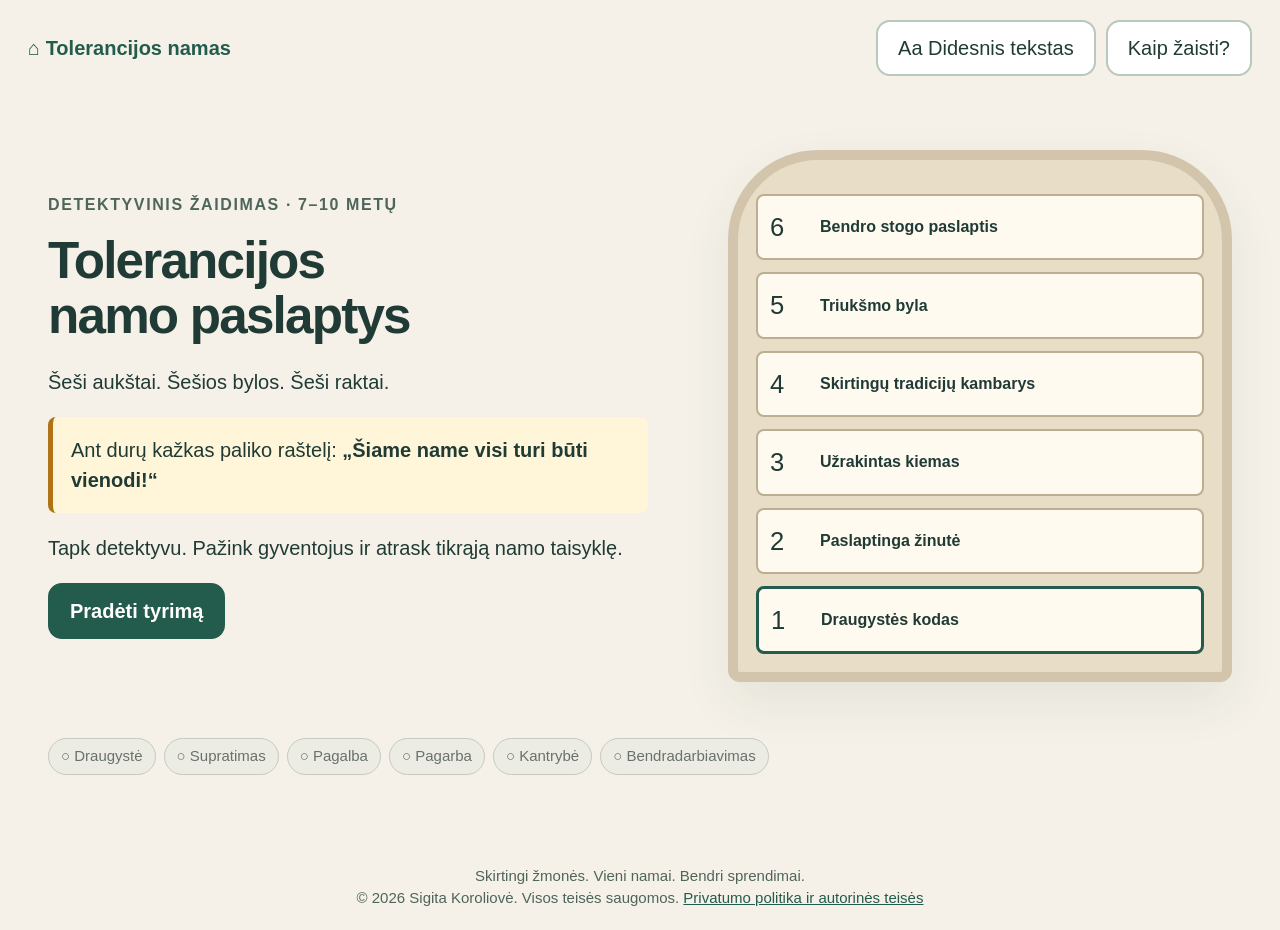
<file: index.html>
<!doctype html>
<html lang="lt"><head><meta charset="UTF-8"><meta name="viewport" content="width=device-width, initial-scale=1"><title>Tolerancijos namo paslaptys</title><link rel="stylesheet" href="style.css"><script src="data.js" defer></script><script src="game.js" defer></script></head>
<body><header><a href="index.html" class="brand">⌂ Tolerancijos namas</a><div><button id="textSize" aria-pressed="false">Aa Didesnis tekstas</button><button id="help">Kaip žaisti?</button></div></header><main id="app"></main><dialog id="helpDialog"><h2>Detektyvo atmintinė</h2><p>Stebėk vaizdą. Perskaityk klausimą. Pasirink atsakymą arba sudėliok korteles.</p><p>Neskubėk. Gali bandyti dar kartą ir prašyti užuominos. Po atsakymo spausk „Kitas“.</p><p>Klaviatūra: Tab – pereiti, Enter arba tarpas – pasirinkti. Kortelių tempti nereikia.</p><p>Pažanga išsaugoma šiame įrenginyje, jei naršyklė leidžia.</p><form method="dialog"><button>Supratau</button></form></dialog><footer>Skirtingi žmonės. Vieni namai. Bendri sprendimai.<br>© 2026 Sigita Koroliovė. Visos teisės saugomos. <a href="privatumas.html" target="_blank" rel="noopener" aria-label="Privatumo politika ir autorinės teisės (atsidaro naujame skirtuke)">Privatumo politika ir autorinės teisės</a></footer><!-- Cloudflare Web Analytics: puslapių lankomumas -->
<script defer src="https://static.cloudflareinsights.com/beacon.min.js" data-cf-beacon='{"token":"619be7faf8fd400a9d80ac241290e58f","spa":false}'></script>
</body></html>
</file>
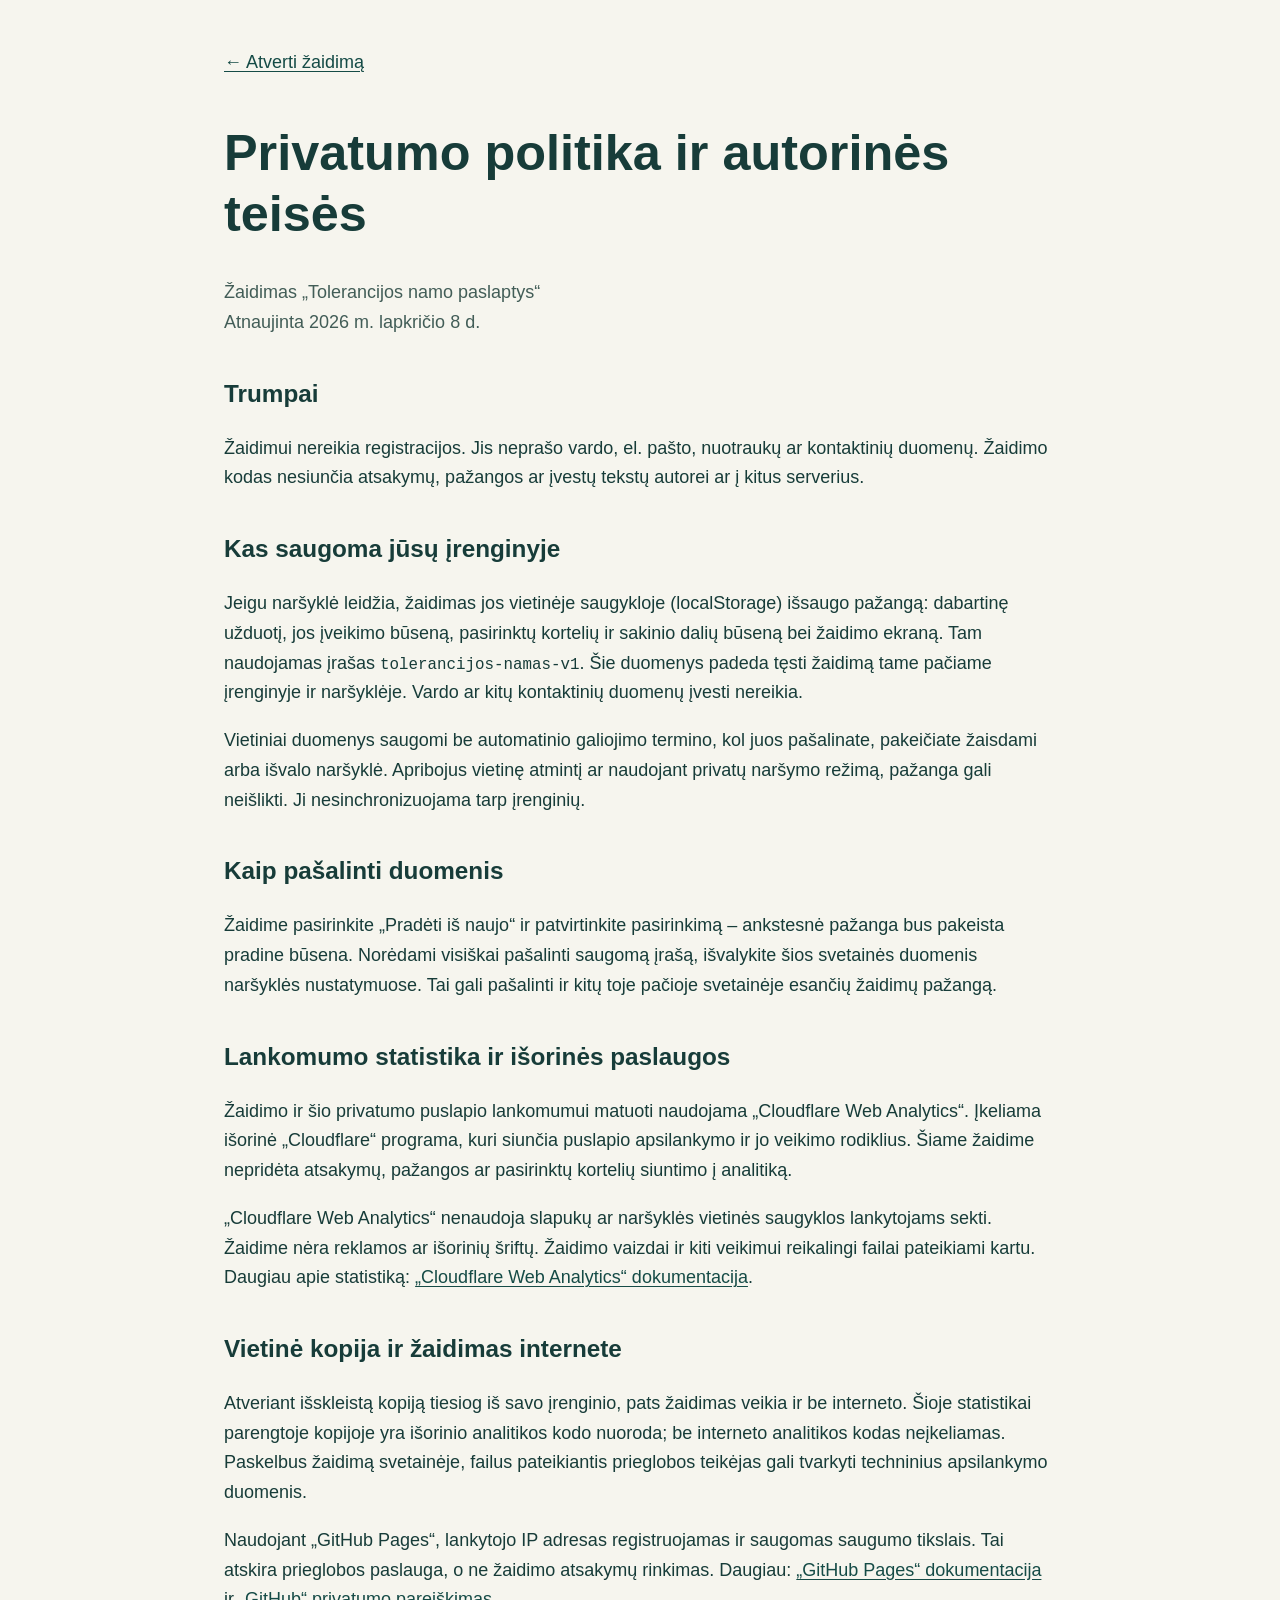
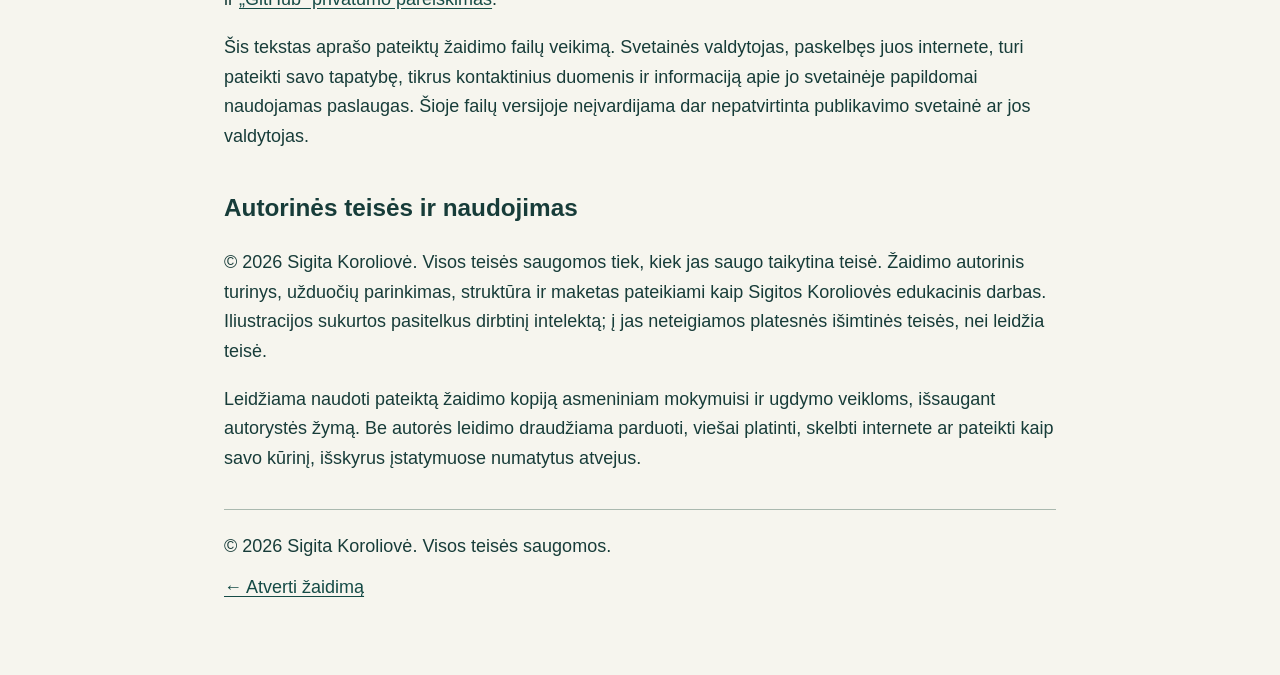
<file: privatumas.html>
<!doctype html>
<html lang="lt"><head><meta charset="utf-8"><meta name="viewport" content="width=device-width,initial-scale=1"><meta name="robots" content="noindex"><title>Privatumo politika ir autorinės teisės – Tolerancijos namo paslaptys</title><link rel="stylesheet" href="privatumas.css"></head>
<body><main><a class="back" href="index.html">← Atverti žaidimą</a><h1>Privatumo politika ir autorinės teisės</h1><p class="meta">Žaidimas „Tolerancijos namo paslaptys“<br>Atnaujinta 2026 m. lapkričio 8 d.</p>
<h2>Trumpai</h2><p>Žaidimui nereikia registracijos. Jis neprašo vardo, el. pašto, nuotraukų ar kontaktinių duomenų. Žaidimo kodas nesiunčia atsakymų, pažangos ar įvestų tekstų autorei ar į kitus serverius.</p>
<h2>Kas saugoma jūsų įrenginyje</h2><p>Jeigu naršyklė leidžia, žaidimas jos vietinėje saugykloje (localStorage) išsaugo pažangą: dabartinę užduotį, jos įveikimo būseną, pasirinktų kortelių ir sakinio dalių būseną bei žaidimo ekraną. Tam naudojamas įrašas <code>tolerancijos-namas-v1</code>. Šie duomenys padeda tęsti žaidimą tame pačiame įrenginyje ir naršyklėje. Vardo ar kitų kontaktinių duomenų įvesti nereikia.</p><p>Vietiniai duomenys saugomi be automatinio galiojimo termino, kol juos pašalinate, pakeičiate žaisdami arba išvalo naršyklė. Apribojus vietinę atmintį ar naudojant privatų naršymo režimą, pažanga gali neišlikti. Ji nesinchronizuojama tarp įrenginių.</p>
<h2>Kaip pašalinti duomenis</h2><p>Žaidime pasirinkite „Pradėti iš naujo“ ir patvirtinkite pasirinkimą – ankstesnė pažanga bus pakeista pradine būsena. Norėdami visiškai pašalinti saugomą įrašą, išvalykite šios svetainės duomenis naršyklės nustatymuose. Tai gali pašalinti ir kitų toje pačioje svetainėje esančių žaidimų pažangą.</p>
<h2>Lankomumo statistika ir išorinės paslaugos</h2><p>Žaidimo ir šio privatumo puslapio lankomumui matuoti naudojama „Cloudflare Web Analytics“. Įkeliama išorinė „Cloudflare“ programa, kuri siunčia puslapio apsilankymo ir jo veikimo rodiklius. Šiame žaidime nepridėta atsakymų, pažangos ar pasirinktų kortelių siuntimo į analitiką.</p><p>„Cloudflare Web Analytics“ nenaudoja slapukų ar naršyklės vietinės saugyklos lankytojams sekti. Žaidime nėra reklamos ar išorinių šriftų. Žaidimo vaizdai ir kiti veikimui reikalingi failai pateikiami kartu. Daugiau apie statistiką: <a href="https://developers.cloudflare.com/web-analytics/">„Cloudflare Web Analytics“ dokumentacija</a>.</p>
<h2>Vietinė kopija ir žaidimas internete</h2><p>Atveriant išskleistą kopiją tiesiog iš savo įrenginio, pats žaidimas veikia ir be interneto. Šioje statistikai parengtoje kopijoje yra išorinio analitikos kodo nuoroda; be interneto analitikos kodas neįkeliamas. Paskelbus žaidimą svetainėje, failus pateikiantis prieglobos teikėjas gali tvarkyti techninius apsilankymo duomenis.</p><p>Naudojant „GitHub Pages“, lankytojo IP adresas registruojamas ir saugomas saugumo tikslais. Tai atskira prieglobos paslauga, o ne žaidimo atsakymų rinkimas. Daugiau: <a href="https://docs.github.com/en/pages/getting-started-with-github-pages/what-is-github-pages">„GitHub Pages“ dokumentacija</a> ir <a href="https://docs.github.com/en/site-policy/privacy-policies/github-general-privacy-statement">„GitHub“ privatumo pareiškimas</a>.</p><p>Šis tekstas aprašo pateiktų žaidimo failų veikimą. Svetainės valdytojas, paskelbęs juos internete, turi pateikti savo tapatybę, tikrus kontaktinius duomenis ir informaciją apie jo svetainėje papildomai naudojamas paslaugas. Šioje failų versijoje neįvardijama dar nepatvirtinta publikavimo svetainė ar jos valdytojas.</p>
<h2>Autorinės teisės ir naudojimas</h2><p>© 2026 Sigita Koroliovė. Visos teisės saugomos tiek, kiek jas saugo taikytina teisė. Žaidimo autorinis turinys, užduočių parinkimas, struktūra ir maketas pateikiami kaip Sigitos Koroliovės edukacinis darbas. Iliustracijos sukurtos pasitelkus dirbtinį intelektą; į jas neteigiamos platesnės išimtinės teisės, nei leidžia teisė.</p><p>Leidžiama naudoti pateiktą žaidimo kopiją asmeniniam mokymuisi ir ugdymo veikloms, išsaugant autorystės žymą. Be autorės leidimo draudžiama parduoti, viešai platinti, skelbti internete ar pateikti kaip savo kūrinį, išskyrus įstatymuose numatytus atvejus.</p>
<footer>© 2026 Sigita Koroliovė. Visos teisės saugomos.<br><a class="back" href="index.html">← Atverti žaidimą</a></footer></main><!-- Cloudflare Web Analytics: puslapių lankomumas -->
<script defer src="https://static.cloudflareinsights.com/beacon.min.js" data-cf-beacon='{"token":"619be7faf8fd400a9d80ac241290e58f","spa":false}'></script>
</body></html>
</file>
<file: style.css>
:root{font-family:Arial,sans-serif;color:#203b35;background:#f5f1e8;font-size:20px;line-height:1.5;--green:#235c4c;--gold:#af7316}*{box-sizing:border-box}body{margin:0}body.large{font-size:24px}header{max-width:1280px;margin:auto;display:flex;align-items:center;justify-content:space-between;padding:20px 28px;gap:16px}header div{display:flex;gap:10px}.brand{font-weight:800;text-decoration:none;color:#235c4c}button{font:inherit;line-height:1.3;min-height:52px;padding:13px 20px;border:2px solid #b8c8bd;border-radius:14px;background:#fff;color:#203b35;cursor:pointer}button:hover:not(:disabled){border-color:#235c4c;background:#eff6ed}button:focus-visible,a:focus-visible{outline:4px solid #b36800;outline-offset:4px}button:disabled{cursor:default;opacity:.8}.primary{background:#235c4c;color:#fff;border-color:#235c4c;font-weight:700}.primary:hover:not(:disabled){background:#163f34;color:white}.eyebrow{font-size:.8em;letter-spacing:.1em;font-weight:800;text-transform:uppercase;color:#4e655a}h1,h2,p{margin-top:0}h1{font-size:clamp(2rem,4vw,3.4rem);line-height:1.08;letter-spacing:-.035em;margin-bottom:24px}h2{font-size:1.65em;line-height:1.22;margin-bottom:20px}main{max-width:1240px;margin:auto;padding:18px 28px 50px}.intro{display:grid;grid-template-columns:1fr .8fr;gap:50px;align-items:center;padding:36px 0}.intro p{max-width:600px}.note{background:#fff5d8;border-left:5px solid #af7316;padding:18px;border-radius:8px}.building{background:#e8ddc7;border:10px solid #d2c5ab;border-radius:90px 90px 12px 12px;padding:34px 18px 18px;display:flex;flex-direction:column-reverse;gap:12px;box-shadow:0 20px 50px #203b3514}.floor{display:flex;gap:12px;align-items:center;background:#fffaf0;border:2px solid #bcae91;padding:12px;border-radius:8px;font-size:.8em}.floor span{font-size:1.6em;min-width:38px}.floor.done{background:#d7ebd6}.floor.current{border:3px solid #235c4c}.keyring{display:flex;flex-wrap:wrap;gap:8px;margin:20px 0}.key{font-size:.75em;border:1px solid #c3cbbf;border-radius:24px;padding:6px 12px;background:#fff}.key.locked{color:#69716b;background:#ecece5}.topline{display:flex;align-items:center;justify-content:space-between;gap:15px;margin-bottom:16px}.progress{height:8px;background:#d9dfd3;border-radius:10px;margin-bottom:22px}.progress span{display:block;height:100%;background:#235c4c;border-radius:10px}.taskgrid{display:grid;grid-template-columns:1fr 1fr;gap:30px;align-items:start}.scene{margin:0}.scene img{width:100%;aspect-ratio:3/2;object-fit:cover;border-radius:22px;display:block}.scene figcaption{font-size:.85em;margin:14px 2px;color:#455d51}.panel{background:#fffdf8;padding:28px;border:1px solid #e0dfd2;border-radius:22px;box-shadow:0 6px 25px #203b3508}.choices{display:grid;gap:12px}.choice{text-align:left;width:100%;font-weight:600}.choice.selected{background:#e0edda;border-color:#235c4c}.choice.correct{border-color:#235c4c;background:#e0edda}.instruction{color:#455d51;font-size:.9em}.feedback{margin-top:18px;padding:16px;border-radius:12px;background:#edf3e8}.feedback.error{background:#fff0df;border-left:5px solid #a25a00}.feedback:empty{display:none}.controls{display:flex;flex-wrap:wrap;gap:12px;margin-top:22px}.hint{background:#fff5d8;padding:14px;margin-top:14px;border-radius:10px}.hint:empty{display:none}.tray{min-height:76px;padding:12px;border:2px dashed #8a9f8b;border-radius:14px;margin:14px 0;display:flex;flex-wrap:wrap;gap:8px}.tray button{background:#e7f0de}.cards{display:flex;flex-wrap:wrap;gap:10px}.cards button{flex:1 1 110px}.symbol{display:block;font-size:1.7em;margin-bottom:6px}.map{background:#edf3e8;border:2px solid #b2c5b3;border-radius:16px;padding:16px;margin:15px 0}.routes{display:grid;gap:12px}.route{text-align:left;display:flex;flex-wrap:wrap;align-items:center;gap:7px}.route span{padding:5px;background:#f4f1e6;border-radius:6px;font-size:.85em}.schedule{border-collapse:collapse;width:100%;font-size:.85em;margin-bottom:18px}.schedule td,.schedule th{border:1px solid #aebdaf;padding:9px;text-align:left}.steps{display:flex;gap:8px;flex-wrap:wrap;margin-bottom:18px}.steps span{font-size:.65em;padding:5px 9px;background:#eaece3;border-radius:20px}.steps .active{background:#235c4c;color:white}.keyscreen{text-align:center;max-width:780px;margin:35px auto}.keybig{font-size:5em;line-height:1.3}.finish-image{width:100%;max-height:350px;object-fit:cover;border-radius:24px;margin-bottom:25px}dialog{max-width:600px;border:2px solid #235c4c;border-radius:20px;padding:30px}dialog::backdrop{background:#12382bcc}footer{text-align:center;padding:20px;color:#4e655a;font-size:.75em}.restart{font-size:.8em}a{color:#235c4c}@media(max-width:850px){.taskgrid,.intro{grid-template-columns:1fr;gap:24px}.intro{padding-top:10px}.building{max-width:550px;width:100%;margin:auto}.scene img{max-height:340px}.panel{padding:22px}header{flex-wrap:wrap;padding:16px}main{padding:12px 16px 30px}header button{font-size:.8em}.topline{align-items:flex-start}h1{font-size:2.2em}}@media(prefers-reduced-motion:reduce){*{scroll-behavior:auto!important}}[hidden]{display:none!important}
.picture{position:relative}.picture img{aspect-ratio:16/9;object-fit:contain}.hotspot{position:absolute;transform:translate(-50%,-50%);min-width:46px;min-height:46px;width:46px;height:46px;padding:3px;border:3px solid white;border-radius:50%;background:#235c4c;color:white;font-weight:800;box-shadow:0 2px 7px #0008}.hotspot:hover:not(:disabled){background:#163f34;color:white}.hotspot[aria-pressed=true]{background:#754400}@media(max-width:850px){.picture img{max-height:none}}
#answerArea .choice:has(img){display:flex;align-items:center;gap:16px}#answerArea .choice img{width:106px;height:78px;object-fit:cover;border-radius:9px;flex-shrink:0}.cards{margin-bottom:14px}.schedule caption{text-align:left;margin:0 0 12px;font-weight:600}@media(max-width:500px){#answerArea .choice img{width:76px;height:65px}}
.cards img{display:block;width:100%;max-width:110px;height:100px;object-fit:contain;margin:0 auto 8px;border-radius:8px}
</file>
<file: privatumas.css>
:root{font-family:Segoe UI,Arial,sans-serif;font-size:18px;line-height:1.65;color:#173c39;background:#f6f5ee}*{box-sizing:border-box}body{margin:0}main{width:min(880px,100%);margin:auto;padding:36px 24px 60px}h1{font-size:clamp(1.9rem,5vw,2.8rem);line-height:1.2}h2{font-size:1.35rem;margin-top:2rem}a{color:#154b46;text-underline-offset:3px;overflow-wrap:anywhere}a:focus-visible{outline:3px solid #a0441e;outline-offset:4px}p{margin:1rem 0}code{font-size:.88em;overflow-wrap:anywhere}.meta{color:#425d57}.back{display:inline-block;padding:12px 0;min-height:48px}footer{border-top:1px solid #aab9af;padding-top:22px;margin-top:35px}@media(max-width:450px){main{padding:24px 20px 40px}}
</file>
